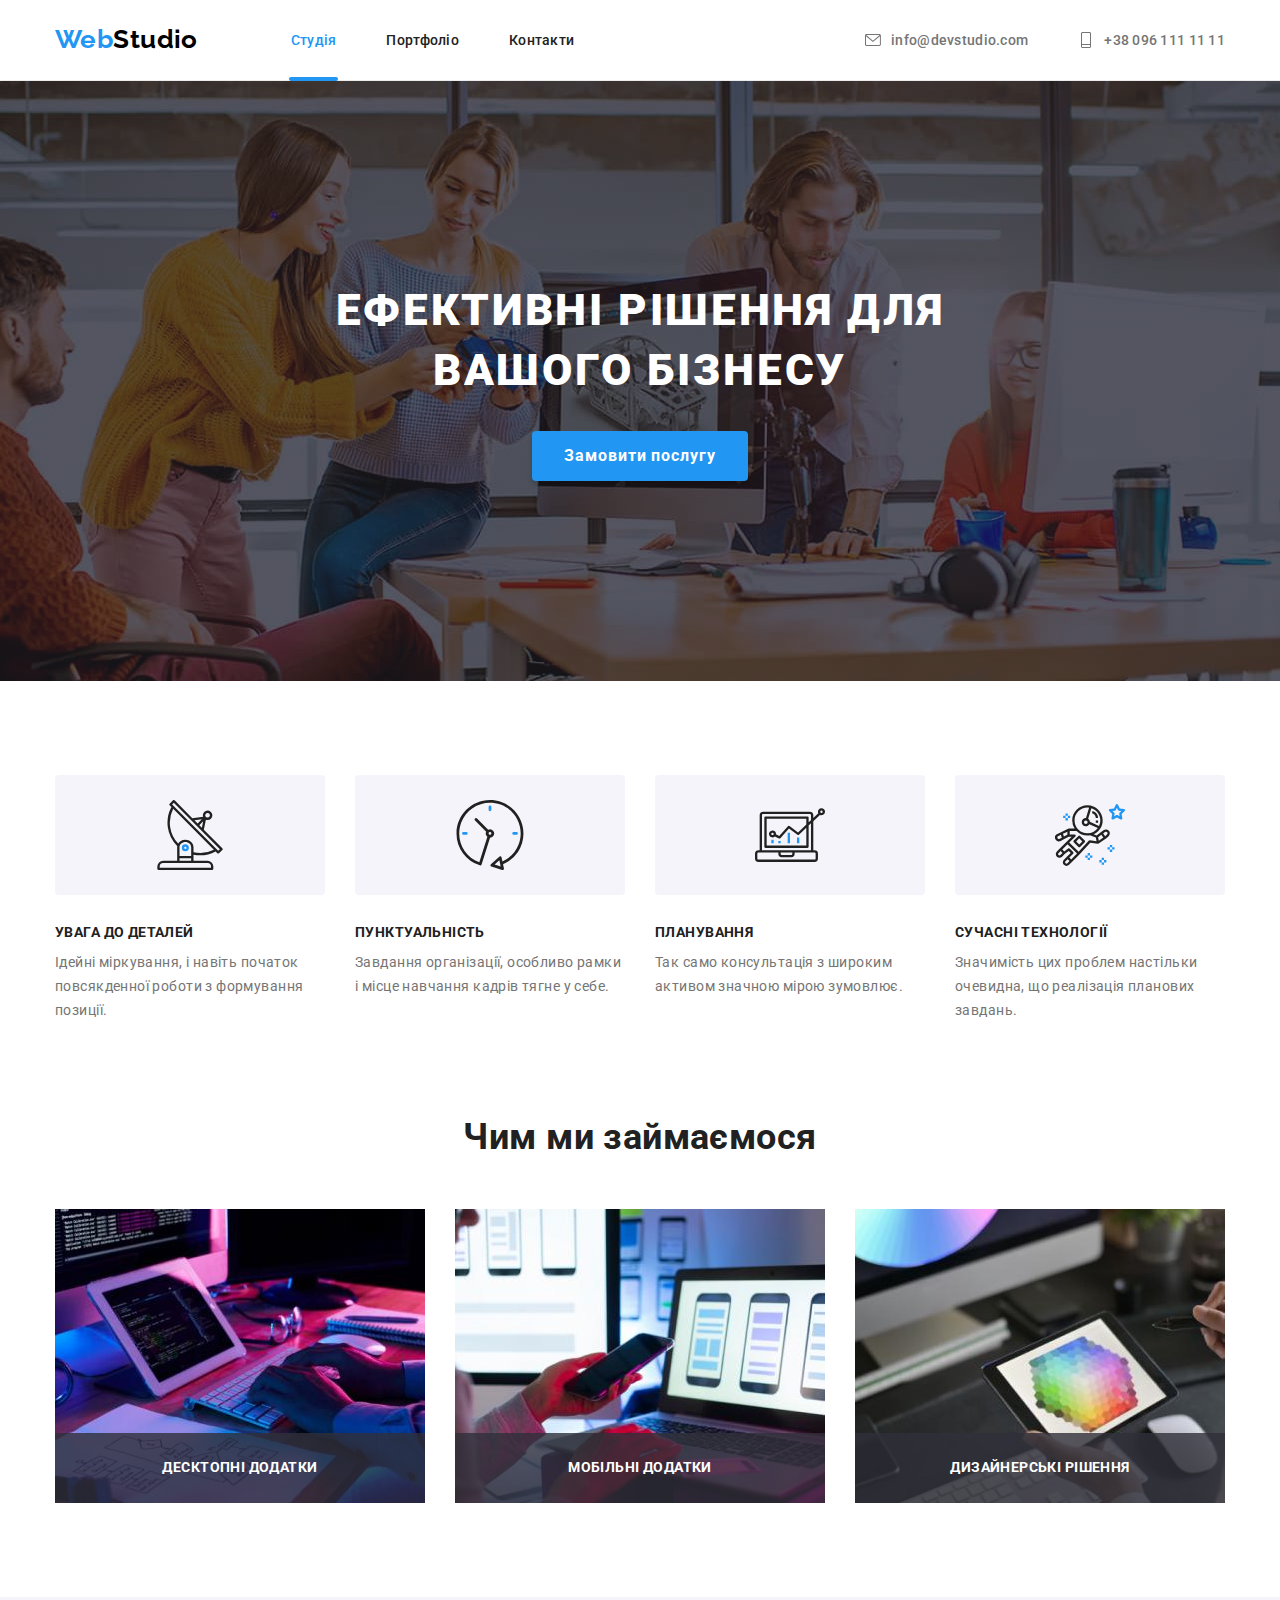
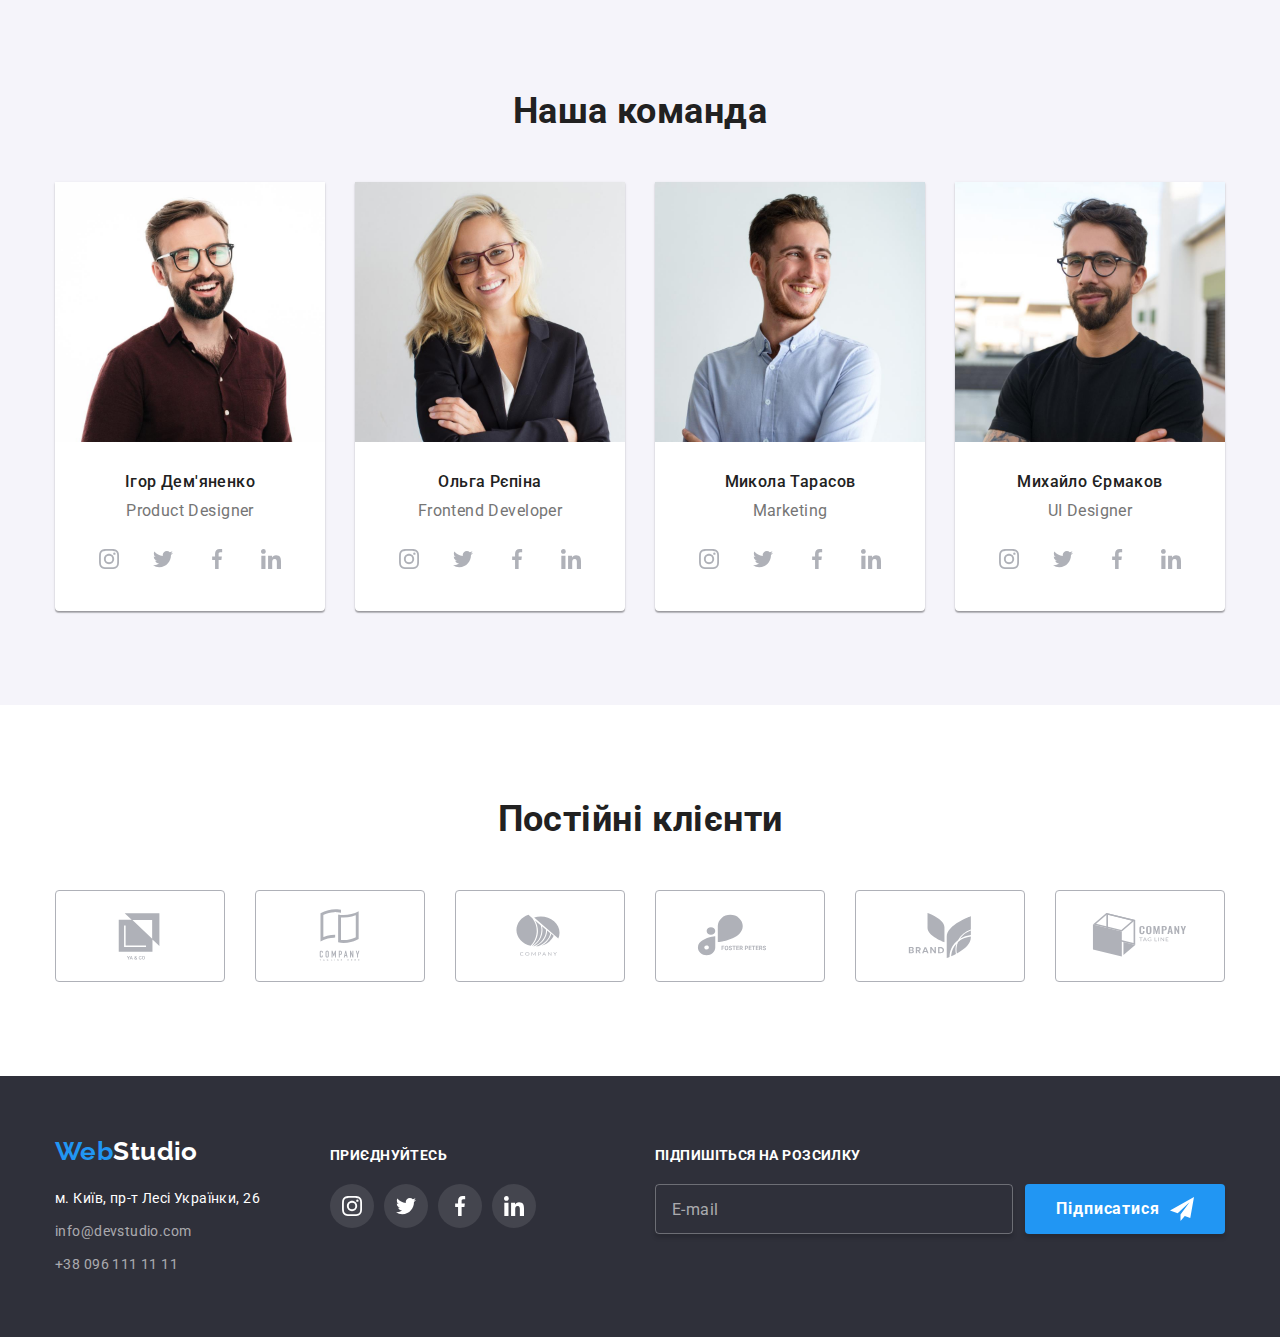
<file: index.html>
<!DOCTYPE html>

<html lang="uk">
	<head>
		<meta charset="UTF-8" />
		<meta http-equiv="X-UA-Compatible" content="IE=edge" />
		<meta name="viewport" content="width=device-width, initial-scale=1.0" />
		<title>Студія</title>
		<link rel="preconnect" href="https://fonts.googleapis.com" />
		<link rel="preconnect" href="https://fonts.gstatic.com" crossorigin />
		<link
			href="https://fonts.googleapis.com/css2?family=Montserrat:wght@400;700&family=Raleway:wght@700&family=Roboto:wght@400;500;700&display=swap"
			rel="stylesheet"
		/>
		<link
			rel="stylesheet"
			href="https://cdnjs.cloudflare.com/ajax/libs/modern-normalize/1.1.0/modern-normalize.min.css"
		/>
		<link rel="stylesheet" href="./css/styles.css" />
	</head>

	<body>
		<!-- ---------ШАПКА САЙТУ--------- -->

		<header class="header">
			<div class="container-header container">
				<nav class="header-nav">
					<a href="./index.html" lang="en" class="logo-link link">
						<span class="logo-web">Web</span><span class="logo-studio">Studio</span>
					</a>
					<!-- ---------Навігація по сайту--------- -->
					<ul class="header-nav-list list">
						<li class="nav-list-item">
							<a href="./index.html" class="nav-link link current">Студія</a>
						</li>
						<li class="nav-list-item">
							<a href="./portfolio.html" class="nav-link link">Портфоліо</a>
						</li>
						<li class="nav-list-item">
							<a href="" class="nav-link link">Контакти</a>
						</li>
					</ul>
				</nav>

				<!-- ---------КОНТАКТИ--------- -->

				<ul class="contacts-list list">
					<li class="contacts-list-item">
						<a href="mailto:info@devstudio.com" class="contacts-list-item-mail link">
							<svg class="mail-icon icon" width="16" height="12">
								<use href="./images/symbol-defs-new.svg#icon-envelope"></use>
							</svg>
							info@devstudio.com
						</a>
					</li>

					<li class="contacts-list-item">
						<a href="tel:+380961111111" class="contacts-list-item-tel link">
							<svg class="phone-icon icon" width="10" height="16">
								<use href="./images/symbol-defs-new.svg#icon-Mobile"></use></svg
							>+38 096 111 11 11
						</a>
					</li>
				</ul>
			</div>
		</header>

		<!-- ---------ОСНОВНИЙ КОНТЕНТ--------- -->

		<main class="main">
			<!-- ---------ГЕРОЙ--------- -->

			<section class="section-hero overlay">
				<div class="container">
					<h1 class="section-hero-title title">Ефективні рішення для вашого бізнесу</h1>

					<button type="button" data-modal-open class="section-hero-btn btn primary">Замовити послугу</button>
				</div>
			</section>

			<!-- ---------ОСОБЛИВОСТІ РОБОТИ--------- -->

			<section class="section-features section">
				<!-- Прихований заголовок -->

				<div class="container">
					<h2 class="visually-hidden">Особливості роботи</h2>
					<ul class="features-list list">
						<li class="features-list-item">
							<div class="features-list-box-icon">
								<svg class="features-list-icon" width="70" height="70">
									<use href="./images/symbol-defs-new.svg#icon-satel-plate"></use>
								</svg>
							</div>
							<h3 class="features-list-title title">УВАГА ДО ДЕТАЛЕЙ</h3>
							<p class="features-list-text text">
								Ідейні міркування, і навіть початок повсякденної роботи з формування позиції.
							</p>
						</li>

						<li class="features-list-item">
							<div class="features-list-box-icon">
								<svg class="features-list-icon" width="70" height="70">
									<use href="./images/symbol-defs-new.svg#icon-Clock"></use>
								</svg>
							</div>

							<h3 class="features-list-title title">ПУНКТУАЛЬНІСТЬ</h3>
							<p class="features-list-text text">
								Завдання організації, особливо рамки і місце навчання кадрів тягне у себе.
							</p>
						</li>

						<li class="features-list-item">
							<div class="features-list-box-icon">
								<svg class="features-list-icon" width="70" height="70">
									<use href="./images/symbol-defs-new.svg#icon-Planner"></use>
								</svg>
							</div>

							<h3 class="features-list-title title">ПЛАНУВАННЯ</h3>
							<p class="features-list-text text">Так само консультація з широким активом значною мірою зумовлює.</p>
						</li>

						<li class="features-list-item">
							<div class="features-list-box-icon">
								<svg class="features-list-icon" width="70" height="70">
									<use href="./images/symbol-defs-new.svg#icon-Cosm"></use>
								</svg>
							</div>

							<h3 class="features-list-title title">СУЧАСНІ ТЕХНОЛОГІЇ</h3>
							<p class="features-list-text text">
								Значимість цих проблем настільки очевидна, що реалізація планових завдань.
							</p>
						</li>
					</ul>
				</div>
			</section>

			<!-- ---------ЧИМ МИ ЗАЙМАЄМОСЬ---------  -->

			<section class="section-about section">
				<div class="container">
					<h2 class="section-about-title title">Чим ми займаємося</h2>

					<ul class="section-about-list list">
						<li class="about-list-item">
							<img src="./images/img-1.jpg" alt="Людина другує код сайта" width="370" height="294" />
							<p class="about-list-text">Десктопні додатки</p>
						</li>

						<li class="about-list-item">
							<img src="./images/img-2.jpg" alt="Розробка інтерфейсу для смартфонів" width="370" height="294" />
							<p class="about-list-text">Мобільні додатки</p>
						</li>

						<li class="about-list-item">
							<img src="./images/img-3.jpg" alt="Робота над вибором кольору на планшеті" width="370" height="294" />
							<p class="about-list-text">Дизайнерські рішення</p>
						</li>
					</ul>
				</div>
			</section>

			<!-- ---------НАША КОМАНДА--------- -->

			<section class="section-team section">
				<div class="container">
					<h2 class="section-team-title title">Наша команда</h2>

					<ul class="team-list list">
						<li class="team-item">
							<img src="./images/command-img-1.jpg" alt="Фото сотрудника" width="270" height="260" />
							<div class="card-team">
								<h3 class="team-item-title title">Ігор Дем'яненко</h3>
								<p lang="en" class="team-item-text text">Product Designer</p>
								<ul class="team-soc-link-list list">
									<li class="team-soc-link-item">
										<a href="#" target="_blank" rel="noopener nofollow noreferrer" class="team-soc-link link"
											><svg class="inst-link-icon icon" width="20" height="20">
												<use href="./images/symbol-defs-new.svg#icon-Insta"></use></svg
										></a>
									</li>
									<li class="team-soc-link-item">
										<a href="#" target="_blank" rel="noopener nofollow noreferrer" class="team-soc-link link"
											><svg class="twit-link-icon icon" width="20" height="20">
												<use href="./images/symbol-defs-new.svg#icon-Twit"></use></svg
										></a>
									</li>
									<li class="team-soc-link-item">
										<a href="#" target="_blank" rel="noopener nofollow noreferrer" class="team-soc-link link"
											><svg class="fb-link-icon icon" width="20" height="20">
												<use href="./images/symbol-defs-new.svg#icon-FaceB"></use></svg
										></a>
									</li>
									<li class="team-soc-link-item">
										<a href="#" target="_blank" rel="noopener nofollow noreferrer" class="team-soc-link link"
											><svg class="in-link-icon icon" width="20" height="20">
												<use href="./images/symbol-defs-new.svg#icon-LinkIn"></use></svg
										></a>
									</li>
								</ul>
							</div>
						</li>

						<li class="team-item">
							<img src="./images/command-img-2.jpg" alt="Фото сотрудника" width="270" height="260" />

							<div class="card-team">
								<h3 class="team-item-title title">Ольга Рєпіна</h3>
								<p lang="en" class="team-item-text text">Frontend Developer</p>
								<ul class="team-soc-link-list list">
									<li class="team-soc-link-item">
										<a href="#" target="_blank" rel="noopener nofollow noreferrer" class="team-soc-link link"
											><svg class="inst-link-icon icon" width="20" height="20">
												<use href="./images/symbol-defs-new.svg#icon-Insta"></use></svg
										></a>
									</li>
									<li class="team-soc-link-item">
										<a href="#" target="_blank" rel="noopener nofollow noreferrer" class="team-soc-link link"
											><svg class="twit-link-icon icon" width="20" height="20">
												<use href="./images/symbol-defs-new.svg#icon-Twit"></use></svg
										></a>
									</li>
									<li class="team-soc-link-item">
										<a href="#" target="_blank" rel="noopener nofollow noreferrer" class="team-soc-link link"
											><svg class="fb-link-icon icon" width="20" height="20">
												<use href="./images/symbol-defs-new.svg#icon-FaceB"></use></svg
										></a>
									</li>
									<li class="team-soc-link-item">
										<a href="#" target="_blank" rel="noopener nofollow noreferrer" class="team-soc-link link"
											><svg class="in-link-icon icon" width="20" height="20">
												<use href="./images/symbol-defs-new.svg#icon-LinkIn"></use></svg
										></a>
									</li>
								</ul>
							</div>
						</li>

						<li class="team-item">
							<img src="./images/command-img-3.jpg" alt="Фото сотрудника" width="270" height="260" />

							<div class="card-team">
								<h3 class="team-item-title title">Микола Тарасов</h3>
								<p lang="en" class="team-item-text text">Marketing</p>
								<ul class="team-soc-link-list list">
									<li class="team-soc-link-item">
										<a href="#" target="_blank" rel="noopener nofollow noreferrer" class="team-soc-link link"
											><svg class="inst-link-icon icon" width="20" height="20">
												<use href="./images/symbol-defs-new.svg#icon-Insta"></use></svg
										></a>
									</li>
									<li class="team-soc-link-item">
										<a href="#" target="_blank" rel="noopener nofollow noreferrer" class="team-soc-link link"
											><svg class="twit-link-icon icon" width="20" height="20">
												<use href="./images/symbol-defs-new.svg#icon-Twit"></use></svg
										></a>
									</li>
									<li class="team-soc-link-item">
										<a href="#" target="_blank" rel="noopener nofollow noreferrer" class="team-soc-link link"
											><svg class="fb-link-icon icon" width="20" height="20">
												<use href="./images/symbol-defs-new.svg#icon-FaceB"></use></svg
										></a>
									</li>
									<li class="team-soc-link-item">
										<a href="#" target="_blank" rel="noopener nofollow noreferrer" class="team-soc-link link"
											><svg class="in-link-icon icon" width="20" height="20">
												<use href="./images/symbol-defs-new.svg#icon-LinkIn"></use></svg
										></a>
									</li>
								</ul>
							</div>
						</li>

						<li class="team-item">
							<img src="./images/command-img-4.jpg" alt="Фото сотрудника" width="270" height="260" />

							<div class="card-team">
								<h3 class="team-item-title title">Михайло Єрмаков</h3>
								<p lang="en" class="team-item-text text">UI Designer</p>
								<ul class="team-soc-link-list list">
									<li class="team-soc-link-item">
										<a href="#" target="_blank" rel="noopener nofollow noreferrer" class="team-soc-link link"
											><svg class="inst-link-icon icon" width="20" height="20">
												<use href="./images/symbol-defs-new.svg#icon-Insta"></use></svg
										></a>
									</li>
									<li class="team-soc-link-item">
										<a href="#" target="_blank" rel="noopener nofollow noreferrer" class="team-soc-link link"
											><svg class="twit-link-icon icon" width="20" height="20">
												<use href="./images/symbol-defs-new.svg#icon-Twit"></use></svg
										></a>
									</li>
									<li class="team-soc-link-item">
										<a href="#" target="_blank" rel="noopener nofollow noreferrer" class="team-soc-link link"
											><svg class="fb-link-icon icon" width="20" height="20">
												<use href="./images/symbol-defs-new.svg#icon-FaceB"></use></svg
										></a>
									</li>
									<li class="team-soc-link-item">
										<a href="#" target="_blank" rel="noopener nofollow noreferrer" class="team-soc-link link"
											><svg class="in-link-icon icon" width="20" height="20">
												<use href="./images/symbol-defs-new.svg#icon-LinkIn"></use></svg
										></a>
									</li>
								</ul>
							</div>
						</li>
					</ul>
				</div>
			</section>
			<!-- -----------------ПОСТІЙНІ КЛІЄНТИ----------------- -->

			<section class="section-clients section">
				<div class="container">
					<h2 class="section-clients-title title">Постійні клієнти</h2>
					<ul class="clients-list list">
						<li class="clients-list-item">
							<a href="#" target="_blank" rel="noopener nofollow noreferrer" class="clients-list-link link"
								><svg class="client-icon icon" width="106" height="60">
									<use href="./images/symbol-defs-new.svg#icon-Logo1_YaGo"></use></svg
							></a>
						</li>

						<li class="clients-list-item">
							<a href="#" target="_blank" rel="noopener nofollow noreferrer" class="clients-list-link link"
								><svg class="client-icon icon" width="106" height="60">
									<use href="./images/symbol-defs-new.svg#icon-Logo2_tagline_here"></use></svg
							></a>
						</li>

						<li class="clients-list-item">
							<a href="#" target="_blank" rel="noopener nofollow noreferrer" class="clients-list-link link"
								><svg class="client-icon icon" width="106" height="60">
									<use href="./images/symbol-defs-new.svg#icon-Logo3_COMPANY"></use></svg
							></a>
						</li>

						<li class="clients-list-item">
							<a href="#" target="_blank" rel="noopener nofollow noreferrer" class="clients-list-link link"
								><svg class="client-icon icon" width="106" height="60">
									<use href="./images/symbol-defs-new.svg#icon-Logo4_FosterPeters"></use></svg
							></a>
						</li>

						<li class="clients-list-item">
							<a href="#" target="_blank" rel="noopener nofollow noreferrer" class="clients-list-link link"
								><svg class="client-icon icon" width="106" height="60">
									<use href="./images/symbol-defs-new.svg#icon-Logo5_Brand"></use></svg
							></a>
						</li>

						<li class="clients-list-item">
							<a href="#" target="_blank" rel="noopener nofollow noreferrer" class="clients-list-link link"
								><svg class="client-icon icon" width="106" height="60">
									<use href="./images/symbol-defs-new.svg#icon-Logo6_TagLine"></use></svg
							></a>
						</li>
					</ul>
				</div>
			</section>

			<!-- ----------------МОДАЛЬНЕ ВІКНО----------------- -->

			<div class="backdrop is-hidden" data-modal>
				<div class="modal">
					<button type="button" data-modal-close class="modal-btn btn">
						<svg class="close-modal-icon icon" width="18" height="18">
							<use href="./images/symbol-defs-new.svg#icon-close-1"></use>
						</svg>
					</button>

					<p class="modal-text">Залиште свої дані, ми вам передзвонимо</p>

					<form class="modal-form">
						<div class="modal-form-field">
							<label for="name">Ім'я</label>
							<input type="text" id="name" class="modal-form-input" name="user-name" required />
							<svg class="modal-form-icon icon" width="18" height="18">
								<use href="./images/symbol-defs-new.svg#icon-person-black-1"></use>
							</svg>
						</div>

						<div class="modal-form-field">
							<label for="tel">Телефон</label>
							<input type="tel" id="tel" class="modal-form-input" name="user-phone" required />
							<svg class="modal-form-icon icon" width="18" height="18">
								<use href="./images/symbol-defs-new.svg#icon-phone-black-1"></use>
							</svg>
						</div>

						<div class="modal-form-field">
							<label for="modal-mail">Пошта</label>
							<input type="email" id="modal-mail" class="modal-form-input" name="user-name" required />
							<svg class="modal-form-icon icon" width="18" height="18">
								<use href="./images/symbol-defs-new.svg#icon-email-black-1"></use>
							</svg>
						</div>

						<div class="modal-form-field comment">
							<label for="comment">Коментар</label>
							<textarea name="comment" id="comment" placeholder="Введіть текст" class="modal-comment"></textarea>
						</div>

						<label class="check">
							<input class="check-input visually-hidden" type="checkbox" name="policy" required />
							<span class="check-box"></span>Погоджуюся з розсилкою та приймаю

							<a href="#" class="modal-checkbox-link link">Умови договору</a>
						</label>

						<button type="submit" class="submit-btn btn">Відправити</button>
					</form>
				</div>
			</div>
		</main>

		<!-- -----------------ФУТЕР----------------- -->
		<footer class="footer">
			<div class="footer-container container">
				<div class="footer-adress-container">
					<a href="./index.html" lang="en" class="logo-link link">
						<span class="logo-web">Web</span><span class="logo-studio">Studio</span>
					</a>

					<address class="adress">
						<ul class="adress-list list">
							<li class="adress-list-item">
								<a
									href="https://goo.gl/maps/tMdfLY8MztBDmofm9"
									target="_blank"
									rel="noopener nofollow noreferrer"
									class="adress-link link"
									>м. Київ, пр-т Лесі Українки, 26
								</a>
							</li>

							<li class="adress-list-item">
								<a href="mailto:info@devstudio.com" lang="en" class="contacts-list-item-mail link"
									>info@devstudio.com</a
								>
							</li>

							<li class="adress-list-item">
								<a href="tel:+380961111111" class="contacts-list-item-tel link">+38 096 111 11 11</a>
							</li>
						</ul>
					</address>
				</div>

				<div class="footer-soc-links-box">
					<p class="pre-footer-soc-links">приєднуйтесь</p>
					<ul class="footer-soc-link-list list">
						<li class="footer-soc-link-item">
							<a href="#" target="_blank" rel="noopener nofollow noreferrer" class="footer-soc-link link"
								><svg class="footer-inst-link-icon icon" width="20" height="20">
									<use href="./images/symbol-defs-new.svg#icon-Insta"></use></svg
							></a>
						</li>
						<li class="footer-soc-link-item">
							<a href="#" target="_blank" rel="noopener nofollow noreferrer" class="footer-soc-link link"
								><svg class="footer-twit-link-icon icon" width="20" height="20">
									<use href="./images/symbol-defs-new.svg#icon-Twit"></use></svg
							></a>
						</li>
						<li class="footer-soc-link-item">
							<a href="#" target="_blank" rel="noopener nofollow noreferrer" class="footer-soc-link link"
								><svg class="footer-fb-link-icon icon" width="20" height="20">
									<use href="./images/symbol-defs-new.svg#icon-FaceB"></use></svg
							></a>
						</li>
						<li class="footer-soc-link-item">
							<a href="#" target="_blank" rel="noopener nofollow noreferrer" class="footer-soc-link link"
								><svg class="footer-in-link-icon icon" width="20" height="20">
									<use href="./images/symbol-defs-new.svg#icon-LinkIn"></use></svg
							></a>
						</li>
					</ul>
				</div>

				<!-------------------ПІДПИС НА РОЗCИЛКУ----------------  -->

				<div class="footer-subscr-box">
					<p class="footer-subscr-text">Підпишіться на розсилку</p>
					<form class="footer-form form">
						<input type="email" class="form-subscr-input" name="mail" placeholder="E-mail" required />

						<button type="submit" class="submit-btn btn">
							Підписатися
							<svg class="send-icon icon" width="24" height="24">
								<use href="./images/symbol-defs-new.svg#icon-icon-send-1"></use>
							</svg>
						</button>
					</form>
				</div>
			</div>
		</footer>
		<script src="./js/modal.js"></script>
	</body>
</html>
</file>
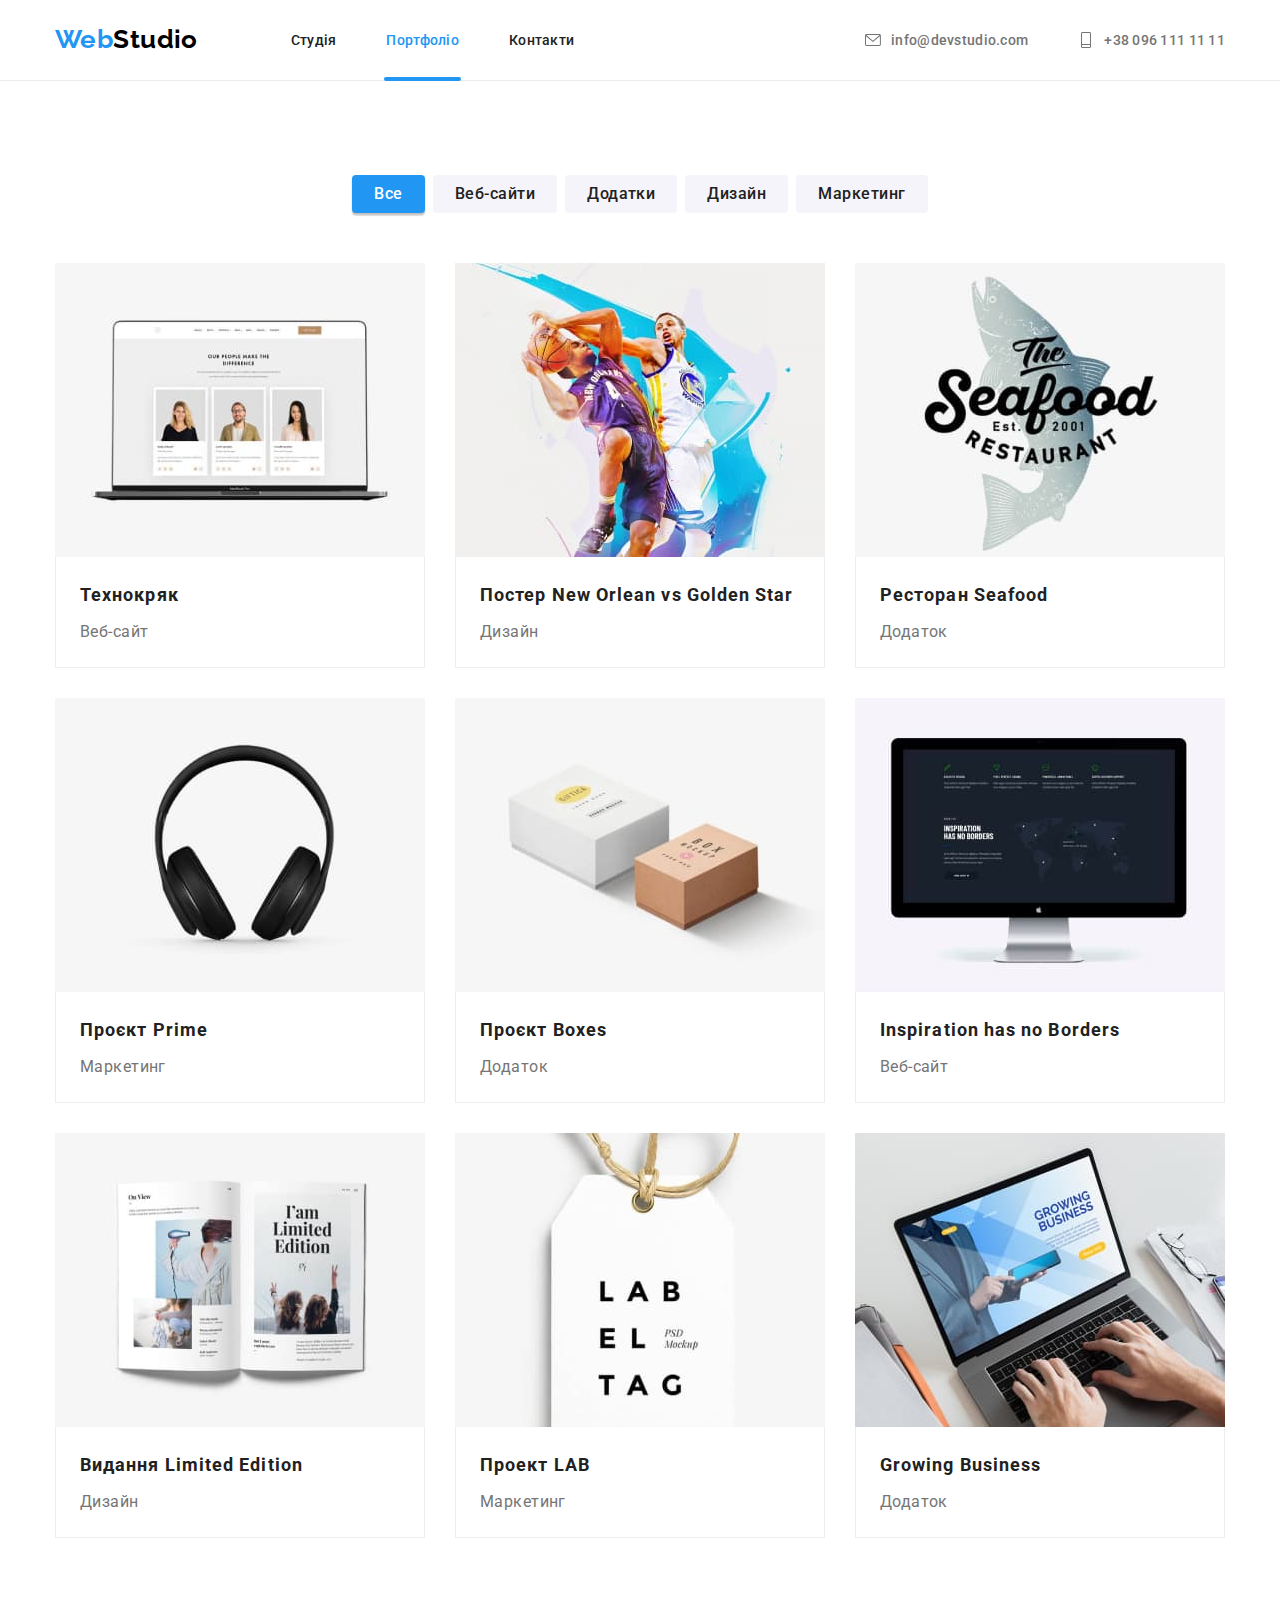
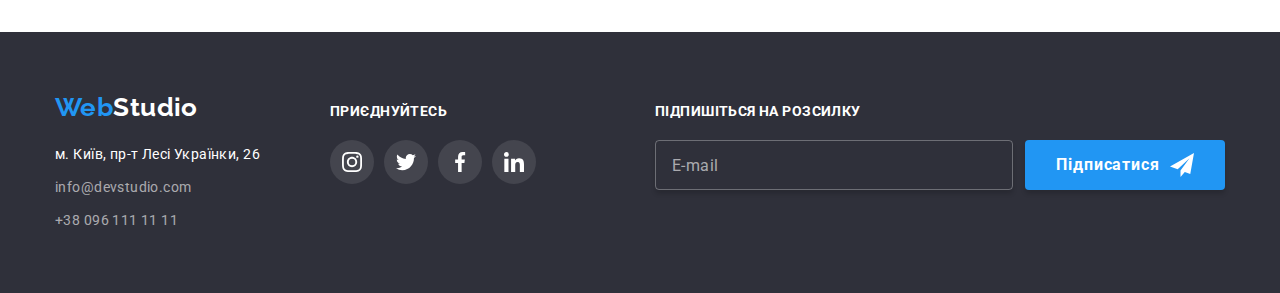
<file: portfolio.html>
<!DOCTYPE html>

<html lang="uk">
	<head>
		<meta charset="UTF-8" />
		<meta http-equiv="X-UA-Compatible" content="IE=edge" />
		<meta name="viewport" content="width=device-width, initial-scale=1.0" />
		<title>Студія</title>
		<link rel="preconnect" href="https://fonts.googleapis.com" />
		<link rel="preconnect" href="https://fonts.gstatic.com" crossorigin />
		<link
			href="https://fonts.googleapis.com/css2?family=Montserrat:wght@400;700&family=Raleway:wght@700&family=Roboto:wght@400;500;700;900&display=swap"
			rel="stylesheet"
		/>
		<link
			rel="stylesheet"
			href="https://cdnjs.cloudflare.com/ajax/libs/modern-normalize/1.1.0/modern-normalize.min.css"
		/>
		<link rel="stylesheet" href="./css/styles.css" />
	</head>

	<body>
		<!-- ---------ШАПКА САЙТУ--------- -->
		<header class="header">
			<div class="container-header container">
				<nav class="header-nav">
					<a href="./index.html" lang="en" class="logo-link link">
						<span class="logo-web">Web</span><span class="logo-studio">Studio</span>
					</a>
					<!-- Навігація по сайту -->
					<ul class="header-nav-list list">
						<li class="nav-list-item">
							<a href="./index.html" class="nav-link link">Студія</a>
						</li>
						<li class="nav-list-item">
							<a href="" class="nav-link link current">Портфоліо</a>
						</li>
						<li class="nav-list-item">
							<a href="" class="nav-link link">Контакти</a>
						</li>
					</ul>
				</nav>
				<!-- ---------КОНТАКТИ--------- -->

				<ul class="contacts-list list">
					<li class="contacts-list-item">
						<a href="mailto:info@devstudio.com" class="contacts-list-item-mail link">
							<svg class="mail-icon icon" width="16" height="12">
								<use href="./images/symbol-defs-new.svg#icon-envelope"></use>
							</svg>
							info@devstudio.com
						</a>
					</li>

					<li class="contacts-list-item">
						<a href="tel:+380961111111" class="contacts-list-item-tel link">
							<svg class="phone-icon icon" width="10" height="16">
								<use href="./images/symbol-defs-new.svg#icon-Mobile"></use></svg
							>+38 096 111 11 11
						</a>
					</li>
				</ul>
			</div>
		</header>

		<main class="main">
			<section class="section-portfolio section">
				<!-- Прихований заголовок -->
				<h1 class="visually-hidden">Портфоліо</h1>
				<!-- Фільтр - список кнопок -->
				<div class="container">
					<ul class="portfolio-buttons-list list">
						<li class="buttons-list-item"><button type="button" class="portfolio-list-btn btn primary">Все</button></li>

						<li class="buttons-list-item">
							<button type="button" class="portfolio-list-btn btn socondary">Веб-сайти</button>
						</li>

						<li class="buttons-list-item">
							<button type="button" class="portfolio-list-btn btn socondary">Додатки</button>
						</li>

						<li class="buttons-list-item">
							<button type="button" class="portfolio-list-btn btn socondary">Дизайн</button>
						</li>

						<li class="buttons-list-item">
							<button type="button" class="portfolio-list-btn btn socondary">Маркетинг</button>
						</li>
					</ul>

					<!-- Список посилань на проекти -->
					<ul class="portfolio-project-list list">
						<li class="project-list-item">
							<a href="" class="project-list-link link">
								<div class="project-list-item-description">
									<img
										src="./images/technokryak-1.jpg"
										alt="Розроблений веб-сайт показаний на ноутбуці"
										width="370"
										height="294"
									/>
									<p class="project-list-item-description-text-hidden">
										Ресурс пропонує комплексні пропозиції з різним рівнем функціоналу та сервісів. Все це дозволить
										відвідувачу отримати вичерпні відомості про компанію чи приватну особу.
									</p>
								</div>

								<div class="card-portfolio">
									<h2 class="project-list-title title">Технокряк</h2>
									<p class="project-list-text text">Веб-сайт</p>
								</div>
							</a>
						</li>
						<li class="project-list-item">
							<a href="" class="project-list-link link">
								<div class="project-list-item-description">
									<img src="./images/poster-new-orlean-1.jpg" alt="Постер з баскетболістами" width="370" height="294" />
									<p class="project-list-item-description-text-hidden">
										Ресурс пропонує комплексні пропозиції з різним рівнем функціоналу та сервісів. Все це дозволить
										відвідувачу отримати вичерпні відомості про компанію чи приватну особу.
									</p>
								</div>

								<div class="card-portfolio">
									<h2 class="project-list-title title">Постер New Orlean vs Golden Star</h2>
									<p class="project-list-text text">Дизайн</p>
								</div>
							</a>
						</li>
						<li class="project-list-item">
							<a href="" class="project-list-link link">
								<div class="project-list-item-description">
									<img src="./images/restoran-seafood-1.jpg" alt="Логотип ресторану" width="370" height="294" />
									<p class="project-list-item-description-text-hidden">
										Ресурс пропонує комплексні пропозиції з різним рівнем функціоналу та сервісів. Все це дозволить
										відвідувачу отримати вичерпні відомості про компанію чи приватну особу.
									</p>
								</div>

								<div class="card-portfolio">
									<h2 class="project-list-title title">Ресторан Seafood</h2>
									<p class="project-list-text text">Додаток</p>
								</div>
							</a>
						</li>
						<li class="project-list-item">
							<a href="" class="project-list-link link">
								<div class="project-list-item-description">
									<img src="./images/project-prime-1.jpg" alt="Навушники" width="370" height="294" />
									<p class="project-list-item-description-text-hidden">
										Ресурс пропонує комплексні пропозиції з різним рівнем функціоналу та сервісів. Все це дозволить
										відвідувачу отримати вичерпні відомості про компанію чи приватну особу.
									</p>
								</div>

								<div class="card-portfolio">
									<h2 class="project-list-title title">Проєкт Prime</h2>
									<p class="project-list-text text">Маркетинг</p>
								</div>
							</a>
						</li>
						<li class="project-list-item">
							<a href="" class="project-list-link link">
								<div class="project-list-item-description">
									<img src="./images/project-boxes-1.jpg" alt="Дві коробки" width="370" height="294" />
									<p class="project-list-item-description-text-hidden">
										Ресурс пропонує комплексні пропозиції з різним рівнем функціоналу та сервісів. Все це дозволить
										відвідувачу отримати вичерпні відомості про компанію чи приватну особу.
									</p>
								</div>

								<div class="card-portfolio">
									<h2 class="project-list-title title">Проєкт Boxes</h2>
									<p class="project-list-text text">Додаток</p>
								</div></a
							>
						</li>
						<li class="project-list-item">
							<a href="" class="project-list-link link">
								<div class="project-list-item-description">
									<img
										src="./images/inspiration-monitor-1.jpg"
										alt="Мапа світу показана на моніторі"
										width="370"
										height="294"
									/>
									<p class="project-list-item-description-text-hidden">
										Ресурс пропонує комплексні пропозиції з різним рівнем функціоналу та сервісів. Все це дозволить
										відвідувачу отримати вичерпні відомості про компанію чи приватну особу.
									</p>
								</div>

								<div class="card-portfolio">
									<h2 class="project-list-title title">Inspiration has no Borders</h2>
									<p class="project-list-text text">Веб-сайт</p>
								</div>
							</a>
						</li>
						<li class="project-list-item">
							<a href="" class="project-list-link link">
								<div class="project-list-item-description">
									<img src="./images/limited-edition-1.jpg" alt="Відкрита книжка" width="370" height="294" />
									<p class="project-list-item-description-text-hidden">
										Ресурс пропонує комплексні пропозиції з різним рівнем функціоналу та сервісів. Все це дозволить
										відвідувачу отримати вичерпні відомості про компанію чи приватну особу.
									</p>
								</div>

								<div class="card-portfolio">
									<h2 class="project-list-title title">Видання Limited Edition</h2>
									<p class="project-list-text text">Дизайн</p>
								</div>
							</a>
						</li>
						<li class="project-list-item">
							<a href="" class="project-list-link link">
								<div class="project-list-item-description">
									<img src="./images/project-lab-1.jpg" alt="Бірка товару" width="370" height="294" />
									<p class="project-list-item-description-text-hidden">
										Ресурс пропонує комплексні пропозиції з різним рівнем функціоналу та сервісів. Все це дозволить
										відвідувачу отримати вичерпні відомості про компанію чи приватну особу.
									</p>
								</div>

								<div class="card-portfolio">
									<h2 class="project-list-title title">Проект LAB</h2>
									<p class="project-list-text text">Маркетинг</p>
								</div>
							</a>
						</li>
						<li class="project-list-item">
							<a href="" class="project-list-link link">
								<div class="project-list-item-description">
									<img
										src="./images/growimg-business-1.jpg"
										alt="Людина працює за ноутбуком"
										width="370"
										height="294"
									/>
									<p class="project-list-item-description-text-hidden">
										Ресурс пропонує комплексні пропозиції з різним рівнем функціоналу та сервісів. Все це дозволить
										відвідувачу отримати вичерпні відомості про компанію чи приватну особу.
									</p>
								</div>

								<div class="card-portfolio">
									<h2 class="project-list-title title">Growing Business</h2>
									<p class="project-list-text text">Додаток</p>
								</div>
							</a>
						</li>
					</ul>
				</div>
			</section>
		</main>

		<!-- Футер -->
		<footer class="footer">
			<div class="footer-container container">
				<div class="footer-adress-container">
					<a href="./index.html" lang="en" class="logo-link link">
						<span class="logo-web">Web</span><span class="logo-studio">Studio</span>
					</a>

					<address class="adress">
						<ul class="adress-list list">
							<li class="adress-list-item">
								<a
									href="https://goo.gl/maps/tMdfLY8MztBDmofm9"
									target="_blank"
									rel="noopener nofollow noreferrer"
									class="adress-link link"
									>м. Київ, пр-т Лесі Українки, 26
								</a>
							</li>

							<li class="adress-list-item">
								<a href="mailto:info@devstudio.com" lang="en" class="contacts-list-item-mail link"
									>info@devstudio.com</a
								>
							</li>

							<li class="adress-list-item">
								<a href="tel:+380961111111" class="contacts-list-item-tel link">+38 096 111 11 11</a>
							</li>
						</ul>
					</address>
				</div>

				<div class="footer-soc-links-box">
					<p class="pre-footer-soc-links">приєднуйтесь</p>
					<ul class="footer-soc-link-list list">
						<li class="footer-soc-link-item">
							<a href="#" target="_blank" rel="noopener nofollow noreferrer" class="footer-soc-link link"
								><svg class="footer-inst-link-icon icon" width="20" height="20">
									<use href="./images/symbol-defs-new.svg#icon-Insta"></use></svg
							></a>
						</li>
						<li class="footer-soc-link-item">
							<a href="#" target="_blank" rel="noopener nofollow noreferrer" class="footer-soc-link link"
								><svg class="footer-twit-link-icon icon" width="20" height="20">
									<use href="./images/symbol-defs-new.svg#icon-Twit"></use></svg
							></a>
						</li>
						<li class="footer-soc-link-item">
							<a href="#" target="_blank" rel="noopener nofollow noreferrer" class="footer-soc-link link"
								><svg class="footer-fb-link-icon icon" width="20" height="20">
									<use href="./images/symbol-defs-new.svg#icon-FaceB"></use></svg
							></a>
						</li>
						<li class="footer-soc-link-item">
							<a href="#" target="_blank" rel="noopener nofollow noreferrer" class="footer-soc-link link"
								><svg class="footer-in-link-icon icon" width="20" height="20">
									<use href="./images/symbol-defs-new.svg#icon-LinkIn"></use></svg
							></a>
						</li>
					</ul>
				</div>

				<!-------------------ПІДПИС НА РОЗCИЛКУ----------------  -->

				<div class="footer-subscr-box">
					<p class="footer-subscr-text">Підпишіться на розсилку</p>
					<form class="footer-form form">
						<input type="email" class="form-subscr-input" name="mail" placeholder="E-mail" required />

						<button type="submit" class="submit-btn btn">
							Підписатися
							<svg class="send-icon icon" width="24" height="24">
								<use href="./images/symbol-defs-new.svg#icon-icon-send-1"></use>
							</svg>
						</button>
					</form>
				</div>
			</div>
		</footer>
	</body>
</html>
</file>
<file: css/styles.css>
/* Main background color #F5F5F5 */
/* Main text color #757575 */
/* Secondary background color #F5F4FA */
/* Backgroung-footer and hero #2F303A */
/* logo, buttoms hover and focus #2196F3 */
/* Hero main text,
   text of hover and focus buttoms and anchors,
   footer main text #FFFFFF */
/* Second text color  rgba(255, 255, 255, 0.6) */
/* Section titles color #212121 */
/* #EEEEEE */
/* Logo color  #000000*/
/* #ECECEC */

/* Шрифти */
/* Raleway 700*/
/* Roboto 400*/
/* Roboto 500*/
/* Roboto 700*/
/* Roboto 900*/

:root {
	--primary-text-color: #757575;
	--title-text-color: #212121;
	--accent-color: #2196f3;
	--accent-button-color: #ffffff;
	--second-text-color: rgba(255, 255, 255, 0.6);
	--secondary-background-color: #f5f4fa;
	--third-text-color: #ffffff;
	--third-background-color: #2f303a;
	--main-background-color: #ffffff;
	--header-border-line-color: #ececec;
	--cards-border-color: #eeeeee;
	--hero-background-color: #c4c4c4;
	--company-list-color: #afb1b8;
	--company-list-color-border: #afb1b8;
	--team-soc-link-color: #afb1b8;

	/* --container-outline: 1px solid red; */
}

/* Основні стилі */
body {
	background-color: var(--main-background-color);
	color: var(--primary-text-color);
	font-family: Roboto, sans-serif;
	letter-spacing: 0.03em;
	font-size: 14px;
}

.container {
	margin-left: auto;
	margin-right: auto;
	padding-left: 15px;
	padding-right: 15px;

	width: 1200px;
}

.section {
	padding-top: 94px;
	padding-bottom: 94px;
}

h1,
h2,
h3,
h4,
h5,
h6,
ul,
p {
	margin: 0;
}

img {
	display: block;
	max-width: 100%;
	height: auto;
}

/* Прибираємо крапки зі списків */
/* Обнуляємо padding and margin списків */
.list {
	padding: 0;
	margin: 0;

	list-style: none;
}

address {
	font-style: normal;
}

button {
	display: block;
	margin: 0 auto;
	cursor: pointer;
	border: none;
	border-radius: 4px;
}

/* Прибираємо підкреслення у посилань */
.link {
	text-decoration: none;
}

.icon {
	fill: currentColor;
}

/* Хедер */

.container-header {
	display: flex;
	align-items: center;
}

.header-nav {
	display: flex;
	align-items: center;
}

.contacts-list {
	display: flex;
	margin-left: auto;
}

.header-nav-list {
	display: flex;
	align-items: center;
}

.header {
	border-bottom: 1px solid var(--header-border-line-color);
}

/* Логотип */

.logo-web,
.logo-studio {
	font-family: "Raleway", sans-serif;
	font-weight: 700;
	font-size: 26px;
	line-height: 1.2;
}

.logo-web {
	color: var(--accent-color);
}
.logo-studio {
	color: #000000;
}

/* Site-nav */
.nav-link {
	display: block;
	padding-top: 32px;
	padding-bottom: 32px;
	font-weight: 500;
	letter-spacing: 0.02em;

	color: var(--title-text-color);

	transition-property: color;
	transition-duration: 250ms;
	transition-timing-function: cubic-bezier(0.4, 0, 0.2, 1);
}

.nav-link.current {
	color: var(--accent-color);
}

.nav-link:hover,
.nav-link:focus {
	color: var(--accent-color);
}

.contacts-list .link:hover,
.contacts-list .link:focus {
	color: var(--accent-color);
}

/* Контакти */
.contacts-list-item .link {
	display: flex;
	align-items: center;
	padding-top: 32px;
	padding-bottom: 32px;
	font-weight: 500;
	letter-spacing: 0.02em;

	color: currentColor;

	transition-property: color;
	transition-duration: 250ms;
	transition-timing-function: cubic-bezier(0.4, 0, 0.2, 1);
}

.header-nav .logo-link {
	margin-right: 93px;
	padding-top: 24px;
	padding-bottom: 25px;
}

.header-nav-list .nav-list-item + .nav-list-item {
	margin-left: 50px;
}

.logo-link {
	display: block;
}

.contacts-list .contacts-list-item + .contacts-list-item {
	margin-left: 50px;
}

.contacts-list-item .icon {
	width: 16px;
	margin-right: 10px;
}

.nav-list-item {
	position: relative;
}

.nav-list-item .current::after {
	position: absolute;
	bottom: -1px;
	left: -2px;
	content: "";
	display: block;
	width: calc(100% + 4px);
	height: 4px;

	background-color: var(--accent-color);
	border-radius: 2px;
}

/* Заголовки секцій і списків */

/* ---------ГЕРОЙ--------- */

.section-hero-title,
.footer .logo-studio {
	color: var(--third-text-color);
}

.section-hero-title {
	font-weight: 900;
	font-size: 44px;
	line-height: 1.36;
	text-align: center;
	letter-spacing: 0.06em;
	text-transform: uppercase;

	max-width: 696px;

	margin-left: auto;
	margin-right: auto;
	margin-bottom: 30px;
}

.section-hero-btn {
	display: block;

	padding: 10px 32px;

	color: var(--accent-button-color);
	font-family: inherit;
	font-weight: 700;
	font-size: 16px;
	line-height: 1.88;
	align-items: center;
	text-align: center;
	letter-spacing: 0.06em;
	background-color: var(--accent-color);

	box-shadow: 0px 4px 4px rgba(0, 0, 0, 0.15);
}

.overlay {
	max-width: 1600px;
	height: 600px;

	margin-left: auto;
	margin-right: auto;

	padding-top: 200px;
	padding-bottom: 200px;

	background-image: linear-gradient(to right, rgba(47, 48, 58, 0.4), rgba(47, 48, 58, 0.4)),
		url(../images/Hero-image_new.jpg);

	background-color: var(--hero-background-color);
	background-size: cover;
	background-position: center;
	background-repeat: no-repeat;
}
/* ---------ОСОБЛИВОСТІ РОБОТИ--------- */

.features-list-box-icon {
	display: flex;

	width: 270px;
	height: 120px;
	margin: auto;

	background-color: #f5f4fa;
	border-radius: 4px;

	justify-content: center;
	align-items: center;

	margin-bottom: 30px;
}

.section-features {
	padding-bottom: 0;
}

.features-list-title {
	margin-bottom: 10px;

	color: var(--title-text-color);
	font-weight: 700;
	font-size: inherit;
	line-height: 1.14;
	text-transform: uppercase;
}

.features-list-text {
	margin: 0;

	font-size: inherit;
	line-height: 1.71;
}

.features-list {
	display: flex;
}

.features-list-item {
	width: 270px;
}

.features-list .features-list-item + .features-list-item {
	margin-left: 30px;
}

/* ---------ЧИМ МИ ЗАЙМАЄМОСЬ--------- */

.section-about-title,
.section-team-title,
.section-clients-title {
	margin-bottom: 50px;

	color: var(--title-text-color);
	font-weight: 700;
	font-size: 36px;
	line-height: 1.16;
	text-align: center;
}

.section-about-list {
	margin: 0;
	padding: 0;
	display: flex;
	justify-content: space-between;
}

.about-list-item {
	position: relative;
}

.about-list-text {
	position: absolute;

	display: flex;

	justify-content: center;
	align-items: center;

	left: 0;
	bottom: 0;

	width: 100%;
	height: 70px;

	font-weight: 700;
	line-height: 1.14;
	text-transform: uppercase;

	color: var(--third-text-color);
	background-color: rgba(47, 48, 58, 0.8);
}
/* ---------НАША КОМАНДА--------- */

.team-item-title {
	color: var(--title-text-color);
	font-weight: 500;
	font-size: 16px;
	line-height: 1.19;
	text-align: center;
}

.team-item-text {
	font-size: 16px;
	line-height: 1.19;
	text-align: center;
	margin-bottom: 16px;
}

.section-team {
	background-color: var(--secondary-background-color);
}

.team-list {
	display: flex;
}

.team-item {
	width: 270px;
	background-color: #ffffff;
	box-shadow: 0px 1px 3px rgba(0, 0, 0, 0.12), 0px 1px 1px rgba(0, 0, 0, 0.14), 0px 2px 1px rgba(0, 0, 0, 0.2);
	border-radius: 0px 0px 4px 4px;
}

.team-item:not(:last-child) {
	margin-right: 30px;
}

.team-item-title {
	margin-bottom: 10px;
}

.team-item {
	flex-basis: calc((100% - 30px * 3) / 4);
}

.card-team {
	padding: 30px 0;
}

.team-soc-link-list,
.footer-soc-link-list {
	display: flex;
	justify-content: center;
}

.team-soc-link-item,
.footer-soc-link-item {
	width: 44px;
	height: 44px;
}

.team-soc-link-item .link {
	display: flex;
	justify-content: center;
	align-items: center;

	width: 100%;
	height: 100%;

	color: var(--team-soc-link-color);
	border-radius: 50%;

	transition-property: color, background-color;
	transition-duration: 250ms;
	transition-timing-function: cubic-bezier(0.4, 0, 0.2, 1);
}

.team-soc-link:hover,
.team-soc-link:focus {
	background-color: var(--accent-color);
	color: #ffffff;
}

.team-soc-link-item + .team-soc-link-item,
.footer-soc-link-item + .footer-soc-link-item {
	margin-left: 10px;
}
/* -----------------ПОСТІЙНІ КЛІЄНТИ----------------- */
.clients-list {
	display: flex;
	gap: 30px;
}

.clients-list-item {
	width: 170px;
	height: 92px;
}

.clients-list-link {
	display: flex;
	width: 100%;
	height: 100%;

	color: var(--company-list-color);
	border: 1px solid var(--company-list-color-border);
	border-radius: 4px;

	justify-content: center;
	align-items: center;

	transition-property: color, border;
	transition-duration: 250ms;
	transition-timing-function: cubic-bezier(0.4, 0, 0.2, 1);
}

.clients-list-link:hover,
.clients-list-link:focus {
	color: var(--accent-color);
	border: 1px solid var(--accent-color);
}

/* -----------------ФУТЕР----------------- */

.footer-adress-container {
	margin-right: 70px;
}

.footer-container {
	display: flex;
	align-items: baseline;
}

.adress {
	max-width: 231px;
}
.adress-list .link {
	color: var(--second-text-color);
	font-size: inherit;
	line-height: 1.71;
}

.adress-list .adress-link {
	color: var(--third-text-color);
}

.adress-list .link {
	transition-property: color;
	transition-duration: 250ms;
	transition-timing-function: cubic-bezier(0.4, 0, 0.2, 1);
}

.adress-list .link:hover,
.adress-list .link:focus {
	color: var(--accent-color);
}

.footer {
	padding-top: 60px;
	padding-bottom: 60px;
	background-color: var(--third-background-color);
}

.footer .logo-link {
	margin-bottom: 20px;
}

.adress-list-item:not(:last-child) {
	margin-bottom: 9px;
}

.pre-footer-soc-links,
.footer-subscr-text {
	margin-bottom: 20px;

	font-weight: 700;
	line-height: 1.14;
	text-transform: uppercase;

	color: var(--third-text-color);
}

.footer-soc-link-item .link {
	display: flex;
	justify-content: center;
	align-items: center;

	width: 100%;
	height: 100%;

	color: var(--third-text-color);

	background-color: rgba(255, 255, 255, 0.1);
	border-radius: 50%;

	transition-property: background-color;
	transition-duration: 250ms;
	transition-timing-function: cubic-bezier(0.4, 0, 0.2, 1);
}

.footer-soc-link:hover,
.footer-soc-link:focus {
	background-color: #2196f3;
}

/* -------------------ПІДПИС НА РОЗCИЛКУ---------------- */

.submit-btn {
	display: flex;
	min-width: 200px;
	align-items: center;
	justify-content: center;
	padding: 10px 28px;
	margin-left: 12px;

	font-weight: 700;
	font-size: 16px;
	line-height: 1.88;
	letter-spacing: 0.06em;

	color: var(--accent-button-color);

	background-color: var(--accent-color);
	box-shadow: 0px 4px 4px rgba(0, 0, 0, 0.15);
}

.send-icon {
	margin-left: 10px;
}

.footer-subscr-box {
	margin-left: auto;
}

.footer-form {
	display: flex;
}

.form-subscr-input {
	width: 358px;
	height: 50px;
	padding-left: 16px;

	font-size: 16px;
	line-height: 1.25;
	letter-spacing: 0.03em;

	color: rgba(255, 255, 255, 0.6);
	border: 1px solid rgba(255, 255, 255, 0.3);
	box-shadow: 0px 4px 4px rgba(0, 0, 0, 0.15);
	border-radius: 4px;

	background-color: transparent;

	transition-property: border-color;
	transition-duration: 250ms;
	transition-timing-function: cubic-bezier(0.4, 0, 0.2, 1);

	cursor: pointer;
}

.form-subscr-input::placeholder {
	font-size: 16px;
	line-height: 1.25;
	letter-spacing: 0.03em;

	color: rgba(255, 255, 255, 0.6);
}

.form-subscr-input:hover,
.form-subscr-input:focus {
	border-color: var(--accent-color);
}

/* ПОРТФОЛІО */

/* Хедер і футер стилі задані раніше. Такі самі як на говлній сторінці */

/* Головна секція - портфоліо */

/* --------- BUTTONS ---------*/

.portfolio-list-btn {
	padding: 6px 22px;

	font-weight: 500;
	font-size: 16px;
	line-height: 1.62;
	text-align: center;

	letter-spacing: 0.03em;
	color: var(--title-text-color);
	background-color: var(--secondary-background-color);
	font-family: inherit;
}

.portfolio-list-btn.primary {
	color: var(--accent-button-color);
	background-color: var(--accent-color);
	box-shadow: 0px 3px 1px rgba(0, 0, 0, 0.1), 0px 1px 2px rgba(0, 0, 0, 0.08), 0px 2px 2px rgba(0, 0, 0, 0.12);
}

.portfolio-list-btn.socondary {
	transition-property: color, background-color, box-shadow;
	transition-duration: 250ms;
	transition-timing-function: cubic-bezier(0.4, 0, 0.2, 1);
}

.portfolio-list-btn:hover,
.portfolio-list-btn:focus {
	color: var(--accent-button-color);
	background-color: var(--accent-color);
	box-shadow: 0px 3px 1px rgba(0, 0, 0, 0.1), 0px 1px 2px rgba(0, 0, 0, 0.08), 0px 2px 2px rgba(0, 0, 0, 0.12);
}

.portfolio-buttons-list {
	display: flex;

	justify-content: center;

	margin-bottom: 50px;
}

.buttons-list-item:not(:last-child) {
	margin-right: 8px;
}

/* Посилання на проєкти */
.portfolio-project-list {
	display: flex;
	flex-wrap: wrap;
}

.card-portfolio {
	padding: 20px 24px;
	border: 1px solid var(--cards-border-color);
	border-top: none;
}

.project-list-title {
	margin-bottom: 4px;

	color: var(--title-text-color);
	font-weight: 700;
	font-size: 18px;
	line-height: 2;
	letter-spacing: 0.06em;
}

.project-list-text {
	color: var(--primary-text-color);
	font-size: 16px;
	line-height: 1.88;
}

.project-list-item {
	width: calc((100% - 60px) / 3);
	margin-right: 30px;

	background-color: #ffffff;
}

.project-list-item:nth-child(3n) {
	margin-right: 0;
}

.project-list-item:not(:nth-last-child(-n + 3)) {
	margin-bottom: 30px;
}

.project-list-link {
	display: block;
	transition-property: box-shadow;
	transition-duration: 250ms;
	transition-timing-function: cubic-bezier(0.4, 0, 0.2, 1);
}

.project-list-link:hover,
.project-list-link:focus {
	box-shadow: 0px 1px 1px rgba(0, 0, 0, 0.12), 0px 4px 4px rgba(0, 0, 0, 0.06), 1px 4px 6px rgba(0, 0, 0, 0.16);
}

.project-list-item-description {
	position: relative;

	overflow: hidden;
}

.project-list-item-description-text-hidden {
	position: absolute;

	display: flex;

	bottom: 0;
	left: 0;

	width: 100%;
	height: 100%;

	padding-left: 24px;
	padding-right: 24px;

	align-items: center;

	font-size: 18px;
	line-height: 1.56;
	letter-spacing: 0.03em;

	color: var(--third-text-color);

	background-color: rgba(33, 150, 243, 0.9);

	transform: translateY(100%);

	transition: transform 250ms cubic-bezier(0.4, 0, 0.2, 1);
}

.project-list-link:hover .project-list-item-description-text-hidden,
.project-list-link:focus .project-list-item-description-text-hidden {
	transform: translateY(0);
}

.visually-hidden {
	position: absolute;
	width: 1px;
	height: 1px;
	margin: -1px;
	border: 0;
	padding: 0;

	white-space: nowrap;
	clip-path: inset(100%);
	clip: rect(0 0 0 0);
	overflow: hidden;
}

/* -----------------МОДАЛЬНЕ ВІКНО----------------- */

.backdrop {
	position: fixed;
	top: 0;
	left: 0;

	width: 100%;
	height: 100%;

	background-color: rgba(0, 0, 0, 0.2);
	opacity: 1;

	transition: opacity 250ms cubic-bezier(0.4, 0, 0.2, 1), visibility 250ms cubic-bezier(0.4, 0, 0.2, 1);
}

.backdrop.is-hidden {
	opacity: 0;
	pointer-events: none;
	visibility: hidden;
}

.backdrop.is-hidden .modal {
	transform: translate(-50%, -50%) scale(1.3);
}

.modal {
	position: absolute;
	transform: translate(-50%, -50%) scale(1);

	top: 50%;
	left: 50%;
	width: 528px;
	height: 581px;

	padding: 40px;

	background-color: var(--main-background-color);
	box-shadow: 0px 1px 3px rgba(0, 0, 0, 0.12), 0px 1px 1px rgba(0, 0, 0, 0.14), 0px 2px 1px rgba(0, 0, 0, 0.2);
	border-radius: 4px;

	transition: transform 250ms cubic-bezier(0.4, 0, 0.2, 1);
}

.modal-btn {
	position: absolute;
	top: 8px;
	right: 8px;

	display: flex;

	width: 30px;
	height: 30px;
	border: 1px solid rgba(0, 0, 0, 0.1);
	border-radius: 50%;

	justify-content: center;
	align-items: center;

	background-color: var(--main-background-color);

	transition-property: color;
	transition-duration: 250ms;
	transition-timing-function: cubic-bezier(0.4, 0, 0.2, 1);
}

.modal-btn:hover,
.modal-btn:focus {
	color: var(--accent-color);
}

.modal-form-field {
	display: flex;
	flex-direction: column;

	font-family: "Roboto";
	font-style: normal;
	font-weight: 400;
	font-size: 12px;
	line-height: 1.17;

	letter-spacing: 0.01em;

	color: #757575;
}
.modal-form-input {
	width: 100%;
	height: 40px;

	padding: 11px 12px 11px 42px;

	border: 1px solid rgba(33, 33, 33, 0.2);
	border-radius: 4px;

	background-color: transparent;

	transition-property: border-color;
	transition-duration: 250ms;
	transition-timing-function: cubic-bezier(0.4, 0, 0.2, 1);

	cursor: pointer;
}

.modal-form-field:nth-child(-n + 3) {
	margin-bottom: 10px;
	position: relative;
}

.modal-form-icon {
	color: currentColor;
	position: absolute;
	z-index: -1;
	left: 12px;
	bottom: 11px;

	transition-property: color;
	transition-duration: 250ms;
	transition-timing-function: cubic-bezier(0.4, 0, 0.2, 1);
}

.modal-text {
	text-align: center;
	margin-bottom: 12px;

	font-weight: 700;
	font-size: 20px;
	line-height: 1.15;
	color: var(--title-text-color);
}

.modal-form-field label {
	margin-bottom: 4px;
}

.modal-comment {
	width: 100%;
	height: 120px;

	padding: 12px 16px;

	font-size: 12px;
	line-height: 1.17;
	letter-spacing: 0.01em;

	border: 1px solid rgba(33, 33, 33, 0.2);
	border-radius: 4px;

	resize: none;

	transition-property: border-color;
	transition-duration: 250ms;
	transition-timing-function: cubic-bezier(0.4, 0, 0.2, 1);
}

.modal-comment:hover,
.modal-comment:focus {
	border-color: var(--accent-color);
}

.modal-form-field textarea::placeholder {
	font-family: "Roboto";

	font-size: 12px;
	line-height: 1.17;
	letter-spacing: 0.01em;

	color: rgba(117, 117, 117, 0.5);
}

.modal-form-field .icon {
	color: #212121;
}

.check-input {
	position: absolute;
}

.modal-form-field.comment {
	margin-bottom: 20px;
}

.check {
	display: flex;

	width: 425px;
	margin-left: auto;
	margin-right: auto;
	margin-bottom: 30px;

	align-items: center;

	font-family: "Roboto";
	font-style: normal;
	font-weight: 400;
	font-size: 14px;
	line-height: 1.71;

	letter-spacing: 0.03em;

	color: #757575;
}

.check-box {
	width: 16px;
	height: 15px;

	margin-right: 8px;

	border: 2px solid #212121;
	border-radius: 2px;

	cursor: pointer;

	transition-property: border;
	transition-duration: 250ms;
	transition-timing-function: cubic-bezier(0.4, 0, 0.2, 1);
}

/* Checked */
.check-input:checked ~ .check-box {
	background-image: url(../images/icon-check-1.svg);
	background-size: contain;
	background-repeat: no-repeat;
	background-color: var(--accent-color);
	background-origin: border-box;
	border: 2px solid var(--accent-color);
}

.modal-checkbox-link {
	margin-left: 4px;
	text-decoration-line: underline;
	color: #2196f3;
}

.modal .submit-btn {
	margin: 0 auto;
}

.modal-form-input:hover + .icon,
.modal-form-input:focus + .icon {
	color: var(--accent-color);
}

.modal-form-input:hover,
.modal-form-input:focus {
	border-color: var(--accent-color);
}
</file>
